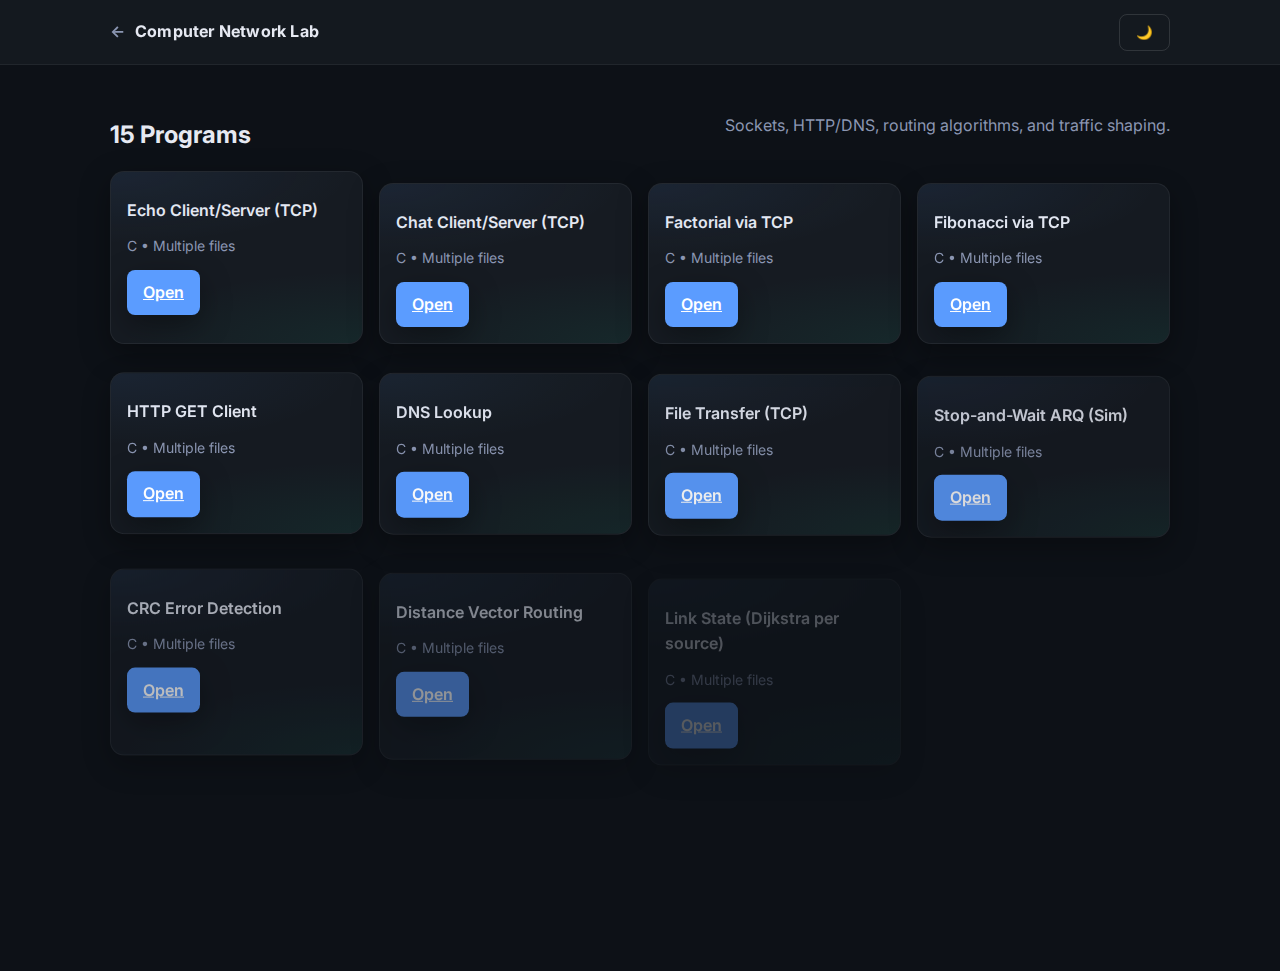
<file: cn.html>
<!DOCTYPE html>
<html lang="en">
  <head>
    <meta charset="UTF-8" />
    <meta name="viewport" content="width=device-width, initial-scale=1.0" />
    <title>Computer Network Lab — VTU Lab Mentor</title>
    <link rel="preconnect" href="https://fonts.googleapis.com">
    <link rel="preconnect" href="https://fonts.gstatic.com" crossorigin>
    <link href="https://fonts.googleapis.com/css2?family=Inter:wght@400;500;600;700&display=swap" rel="stylesheet">
    <link rel="stylesheet" href="styles.css" />
    <script src="https://cdnjs.cloudflare.com/ajax/libs/gsap/3.12.5/gsap.min.js" defer></script>
    <script src="data.js" defer></script>
    <script src="cn.js" defer></script>
  </head>
  <body>
    <header class="site-header">
      <div class="container header-inner">
        <div class="brand">
          <a href="index.html" class="nav-link" style="padding:0">←</a>
          <span class="title">Computer Network Lab</span>
        </div>
        <div class="actions">
          <button id="themeToggle" class="btn ghost" aria-label="Toggle theme">🌙</button>
        </div>
      </div>
    </header>
    <main class="section">
      <div class="container">
        <div class="section-head">
          <h2>15 Programs</h2>
          <p class="muted">Sockets, HTTP/DNS, routing algorithms, and traffic shaping.</p>
        </div>
        <div id="cnGrid" class="grid cards exp-unique"></div>
      </div>
    </main>
  </body>
  </html>
</file>
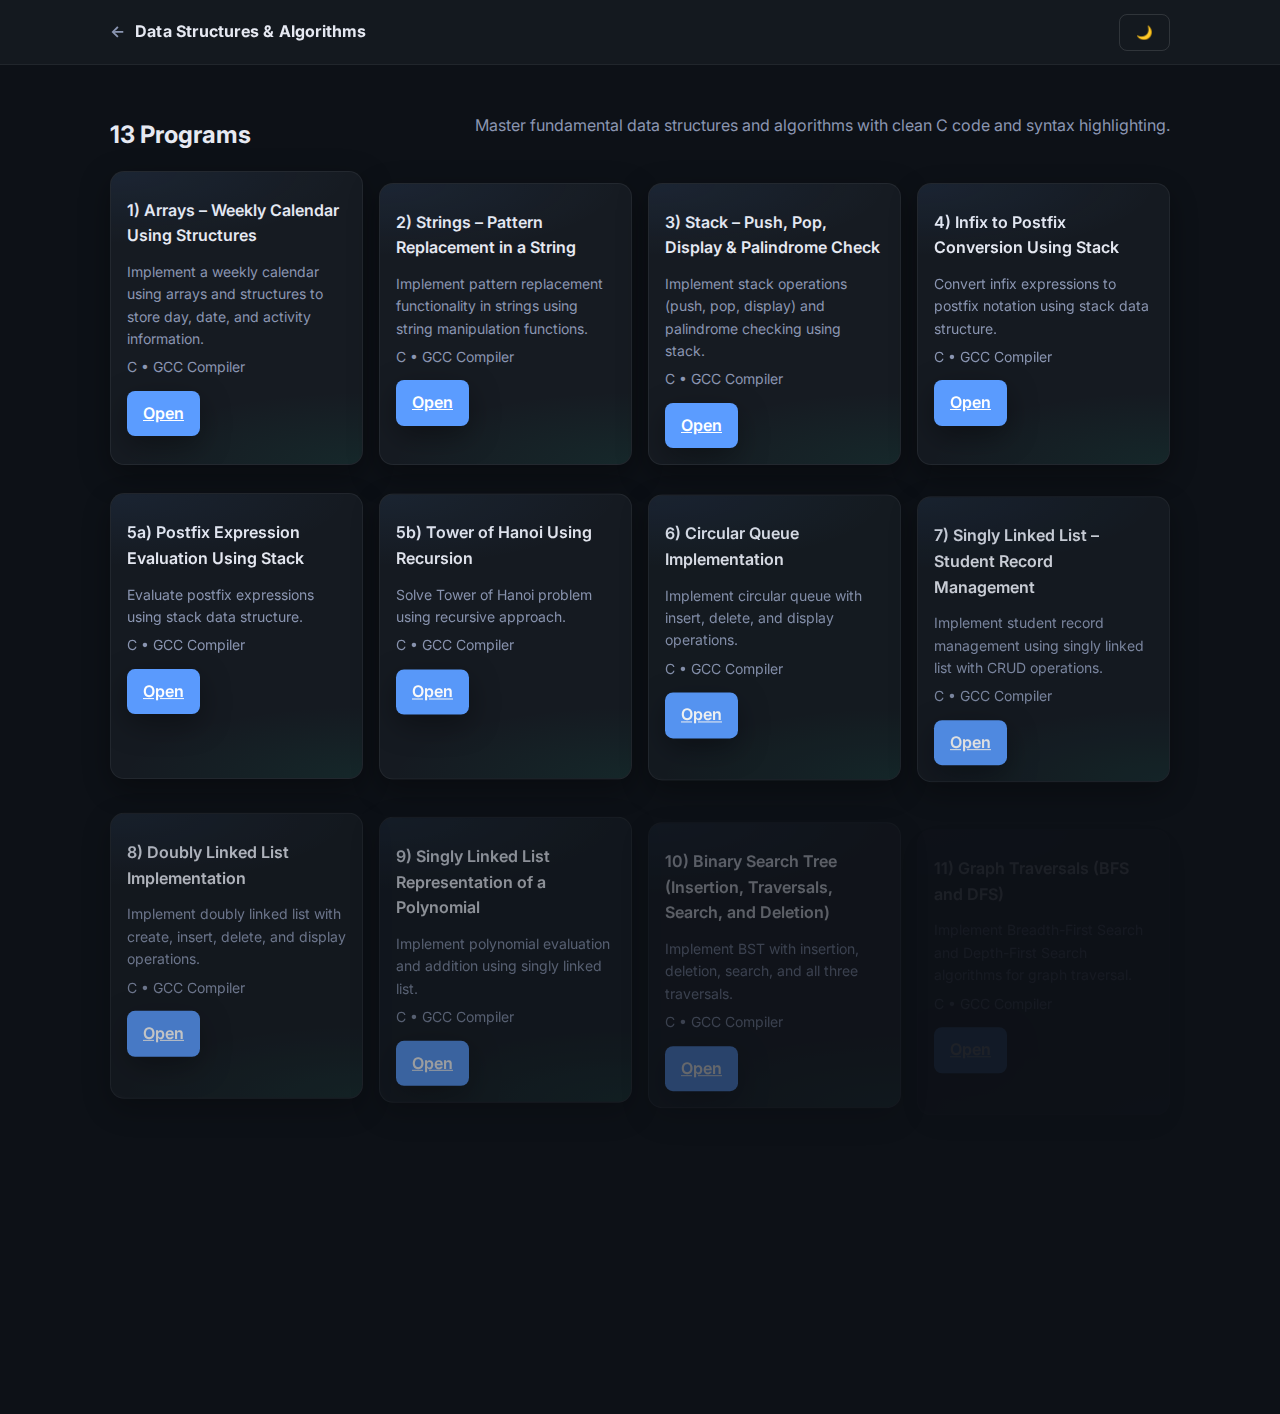
<file: dsa.html>
<!DOCTYPE html>
<html lang="en">
  <head>
    <meta charset="UTF-8" />
    <meta name="viewport" content="width=device-width, initial-scale=1.0" />
    <title>Data Structures and Algorithms — VTU Lab Mentor</title>
    <link rel="preconnect" href="https://fonts.googleapis.com">
    <link rel="preconnect" href="https://fonts.gstatic.com" crossorigin>
    <link href="https://fonts.googleapis.com/css2?family=Inter:wght@400;500;600;700&display=swap" rel="stylesheet">
    <link rel="stylesheet" href="styles.css" />
    <script src="https://cdnjs.cloudflare.com/ajax/libs/gsap/3.12.5/gsap.min.js" defer></script>
    <script src="data.js" defer></script>
    <script src="dsa.js" defer></script>
  </head>
  <body>
    <header class="site-header">
      <div class="container header-inner">
        <div class="brand">
          <a href="index.html" class="nav-link" style="padding:0">←</a>
          <span class="title">Data Structures & Algorithms</span>
        </div>
        <div class="actions">
          <button id="themeToggle" class="btn ghost" aria-label="Toggle theme">🌙</button>
        </div>
      </div>
    </header>
    <main class="section">
      <div class="container">
        <div class="section-head">
          <h2>13 Programs</h2>
          <p class="muted">Master fundamental data structures and algorithms with clean C code and syntax highlighting.</p>
        </div>
        <div id="dsaGrid" class="grid cards exp-unique"></div>
      </div>
    </main>
  </body>
  </html>
</file>
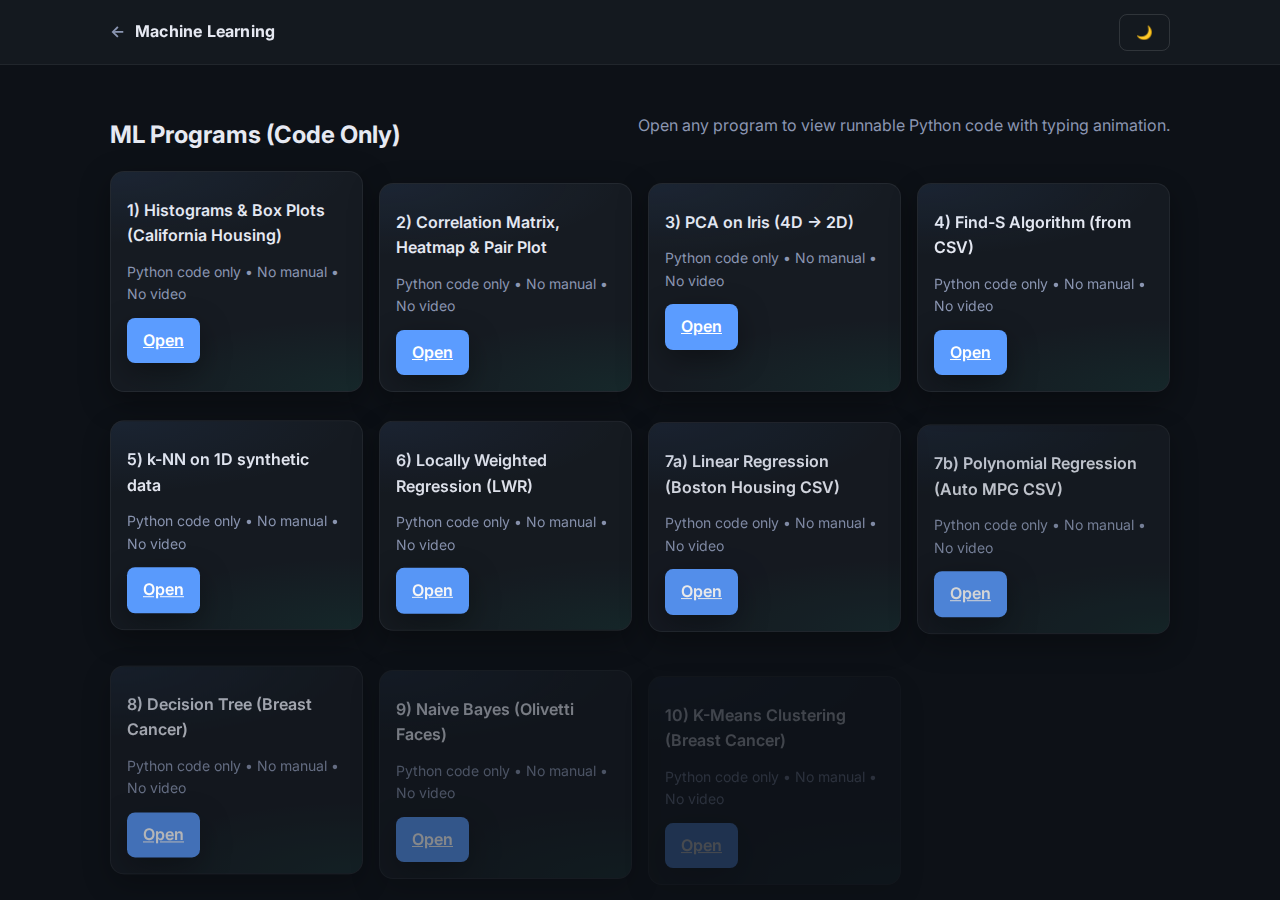
<file: ml.html>
<!DOCTYPE html>
<html lang="en">
  <head>
    <meta charset="UTF-8" />
    <meta name="viewport" content="width=device-width, initial-scale=1.0" />
    <title>Machine Learning Programs — VTU Lab Mentor</title>
    <link rel="preconnect" href="https://fonts.googleapis.com">
    <link rel="preconnect" href="https://fonts.gstatic.com" crossorigin>
    <link href="https://fonts.googleapis.com/css2?family=Inter:wght@400;500;600;700&display=swap" rel="stylesheet">
    <link rel="stylesheet" href="styles.css" />
    <script src="https://cdnjs.cloudflare.com/ajax/libs/gsap/3.12.5/gsap.min.js" defer></script>
    <script src="data.js" defer></script>
    <script src="ml.js" defer></script>
  </head>
  <body>
    <header class="site-header">
      <div class="container header-inner">
        <div class="brand">
          <a href="index.html" class="nav-link" style="padding:0">←</a>
          <span class="title">Machine Learning</span>
        </div>
        <div class="actions">
          <button id="themeToggle" class="btn ghost" aria-label="Toggle theme">🌙</button>
        </div>
      </div>
    </header>
    <main class="section">
      <div class="container">
        <div class="section-head">
          <h2>ML Programs (Code Only)</h2>
          <p class="muted">Open any program to view runnable Python code with typing animation.</p>
        </div>
        <div id="mlGrid" class="grid cards exp-unique"></div>
      </div>
    </main>
  </body>
  </html>
</file>
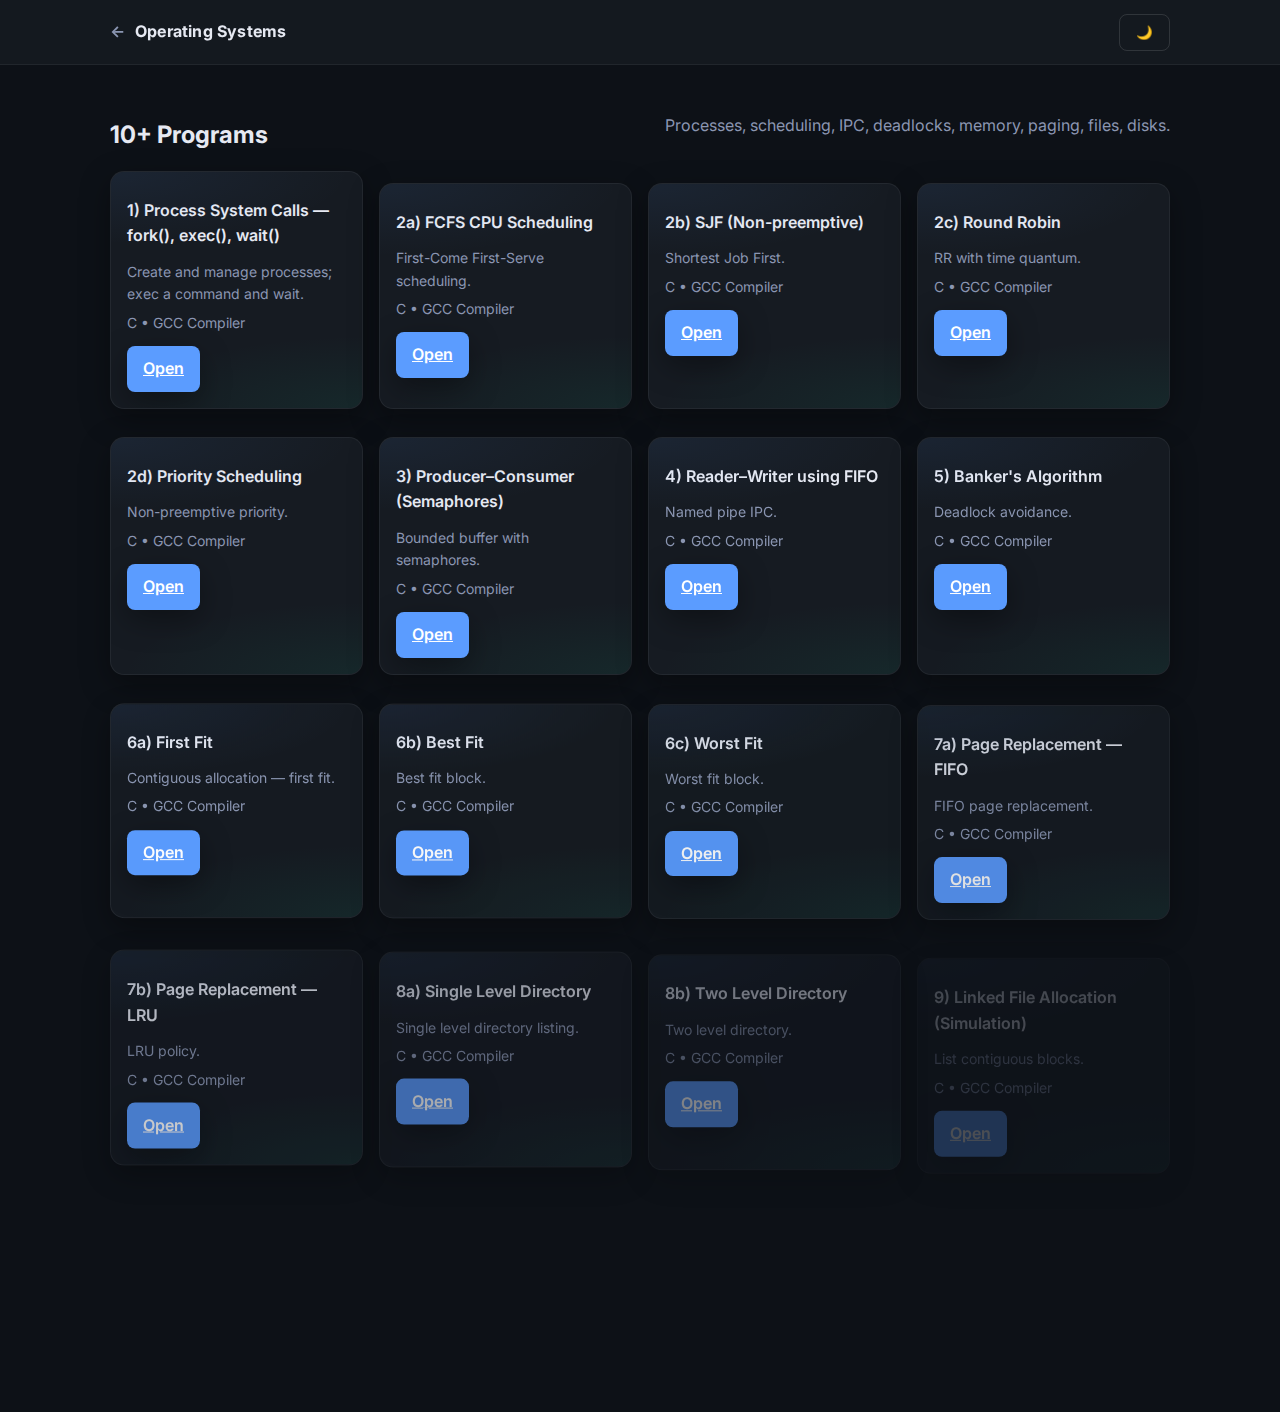
<file: os.html>
<!DOCTYPE html>
<html lang="en">
  <head>
    <meta charset="UTF-8" />
    <meta name="viewport" content="width=device-width, initial-scale=1.0" />
    <title>Operating Systems — VTU Lab Mentor</title>
    <link rel="preconnect" href="https://fonts.googleapis.com">
    <link rel="preconnect" href="https://fonts.gstatic.com" crossorigin>
    <link href="https://fonts.googleapis.com/css2?family=Inter:wght@400;500;600;700&display=swap" rel="stylesheet">
    <link rel="stylesheet" href="styles.css" />
    <script src="https://cdnjs.cloudflare.com/ajax/libs/gsap/3.12.5/gsap.min.js" defer></script>
    <script src="data.js" defer></script>
    <script src="os.js" defer></script>
  </head>
  <body>
    <header class="site-header">
      <div class="container header-inner">
        <div class="brand">
          <a href="index.html" class="nav-link" style="padding:0">←</a>
          <span class="title">Operating Systems</span>
        </div>
        <div class="actions">
          <button id="themeToggle" class="btn ghost" aria-label="Toggle theme">🌙</button>
        </div>
      </div>
    </header>
    <main class="section">
      <div class="container">
        <div class="section-head">
          <h2>10+ Programs</h2>
          <p class="muted">Processes, scheduling, IPC, deadlocks, memory, paging, files, disks.</p>
        </div>
        <div id="osGrid" class="grid cards exp-unique"></div>
      </div>
    </main>
  </body>
  </html>
</file>
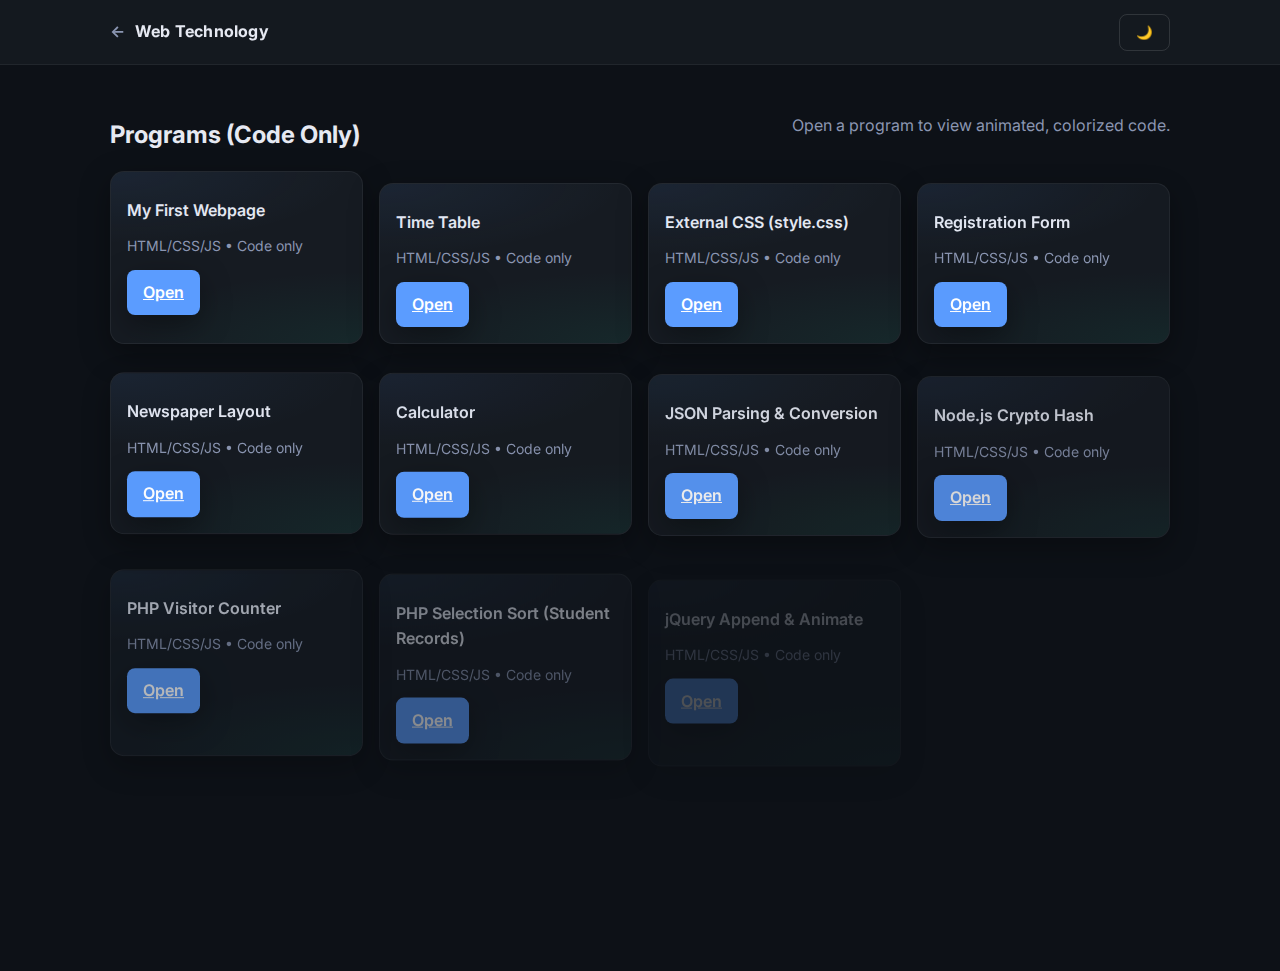
<file: wt.html>
<!DOCTYPE html>
<html lang="en">
  <head>
    <meta charset="UTF-8" />
    <meta name="viewport" content="width=device-width, initial-scale=1.0" />
    <title>Web Technology Programs — VTU Lab Mentor</title>
    <link rel="preconnect" href="https://fonts.googleapis.com">
    <link rel="preconnect" href="https://fonts.gstatic.com" crossorigin>
    <link href="https://fonts.googleapis.com/css2?family=Inter:wght@400;500;600;700&display=swap" rel="stylesheet">
    <link rel="stylesheet" href="styles.css" />
    <script src="https://cdnjs.cloudflare.com/ajax/libs/gsap/3.12.5/gsap.min.js" defer></script>
    <script src="data.js" defer></script>
    <script src="wt.js" defer></script>
  </head>
  <body>
    <header class="site-header">
      <div class="container header-inner">
        <div class="brand">
          <a href="index.html" class="nav-link" style="padding:0">←</a>
          <span class="title">Web Technology</span>
        </div>
        <div class="actions">
          <button id="themeToggle" class="btn ghost" aria-label="Toggle theme">🌙</button>
        </div>
      </div>
    </header>
    <main class="section">
      <div class="container">
        <div class="section-head">
          <h2>Programs (Code Only)</h2>
          <p class="muted">Open a program to view animated, colorized code.</p>
        </div>
        <div id="wtGrid" class="grid cards exp-unique"></div>
      </div>
    </main>
  </body>
  </html>
</file>
<file: styles.css>
:root {
  --bg: #0D1117;
  --surface: #161B22;
  --text: #E6E9F2;
  --text-muted: #8B96B2;
  --primary: #5B9CFF;
  --success: #18C08F;
  --warning: #FFB020;
  --error: #FF6B6B;
  --shadow: 0 10px 30px rgba(0,0,0,.35);
  --radius: 14px;
  --radius-sm: 10px;
  --radius-xs: 8px;
}

/* Light theme */
.theme-light {
  --bg: #F9FAFB;
  --surface: #FFFFFF;
  --text: #111827;
  --text-muted: #6B7280;
  --primary: #2563EB;
  --success: #059669;
  --warning: #F59E0B;
  --error: #DC2626;
  --shadow: 0 10px 30px rgba(0,0,0,.12);
}

* { box-sizing: border-box; }
html, body { height: 100%; }
body {
  margin: 0;
  font-family: 'Inter', system-ui, -apple-system, Segoe UI, Roboto, Arial, sans-serif;
  background: var(--bg);
  color: var(--text);
  line-height: 1.6;
}

.container {
  width: 100%;
  max-width: 1100px;
  margin: 0 auto;
  padding: 0 20px;
}

/* Header */
.site-header {
  position: sticky;
  top: 0;
  z-index: 50;
  background: rgba(22,27,34,.8);
  backdrop-filter: blur(10px);
  border-bottom: 1px solid rgba(255,255,255,.06);
}
.header-inner {
  display: flex;
  align-items: center;
  justify-content: space-between;
  height: 64px;
}
.brand { display: flex; align-items: center; gap: 10px; font-weight: 700; }
.brand .logo { font-size: 20px; }
.brand .title { letter-spacing: .2px; }
.main-nav { display: none; gap: 16px; }
.nav-link { color: var(--text-muted); text-decoration: none; padding: 8px 10px; border-radius: var(--radius-xs); }
.nav-link:hover { color: var(--text); background: rgba(255,255,255,.06); }
.actions { display: flex; align-items: center; gap: 8px; }

/* Buttons */
.btn {
  background: var(--primary);
  color: white;
  border: none;
  padding: 10px 16px;
  border-radius: var(--radius-xs);
  cursor: pointer;
  font-weight: 600;
  box-shadow: var(--shadow);
}
.btn:hover { filter: brightness(1.05); transform: translateY(-1px); }
.btn:active { transform: translateY(0); }
.btn.ghost {
  background: transparent;
  color: var(--text);
  border: 1px solid rgba(255,255,255,.12);
  box-shadow: none;
}

.icon-btn {
  background: transparent;
  color: var(--text);
  border: none;
  width: 36px; height: 36px;
  border-radius: 50%;
  cursor: pointer;
}
.icon-btn:hover { background: rgba(255,255,255,.06); }

/* Hero */
.hero {
  padding: 64px 0 32px;
  background: radial-gradient(1200px 500px at 50% -10%, rgba(91,156,255,.12), transparent 60%),
              radial-gradient(800px 300px at 80% -10%, rgba(24,192,143,.08), transparent 60%);
  position: relative;
}
/* map removed */
@keyframes drawKA { to { stroke-dashoffset: 0; } }
.hero-inner.two-col { display: grid; grid-template-columns: 1.2fr .8fr; gap: 20px; align-items: center; }
.hero-visual { position: relative; }
.hero-visual img { width: 100%; border-radius: var(--radius); border: 1px solid rgba(255,255,255,.08); box-shadow: var(--shadow); display: block; }
.orb { position: absolute; border-radius: 50%; filter: blur(20px); opacity: .6; }
.orb-blue { width: 140px; height: 140px; background: rgba(91,156,255,.35); top: -20px; right: -20px; }
.orb-green { width: 120px; height: 120px; background: rgba(24,192,143,.35); bottom: -20px; left: -20px; }
@media (max-width: 860px){ .hero-inner.two-col { grid-template-columns: 1fr; } }
.hero-title { font-size: 40px; margin: 0 0 8px; }
.hero-tagline { margin: 0 0 20px; color: var(--text-muted); }
.kn { font-weight: 600; color: var(--success); }
.quick-nav { display: flex; flex-wrap: wrap; gap: 10px; }
.chip { padding: 10px 14px; border-radius: 999px; background: var(--surface); color: var(--text); text-decoration: none; border: 1px solid rgba(255,255,255,.08); cursor: pointer; }
.chip:hover { border-color: rgba(255,255,255,.2); }
.chip.active { background: rgba(91,156,255,.15); border-color: rgba(91,156,255,.5); }

/* Ensure CN file tabs remain clickable above code block */
#fileTabs { position: relative; z-index: 2; }
#codeBlock { position: relative; z-index: 1; }

/* Sections */
.section { padding: 32px 0; }
.section-head { display: flex; align-items: end; justify-content: space-between; gap: 16px; margin-bottom: 16px; }
.section h2 { margin: 0; }
.muted { color: var(--text-muted); }

/* Cards/Grid */
.grid { display: grid; gap: 16px; }
.cards { grid-template-columns: repeat(auto-fill, minmax(240px, 1fr)); }
.tools { grid-template-columns: repeat(auto-fill, minmax(260px, 1fr)); }
.features { grid-template-columns: repeat(auto-fit, minmax(260px, 1fr)); }
.feature-row { display: grid; grid-template-columns: 80px 1fr; gap: 12px; align-items: center; }
.feature-icon { width: 100%; height: 80px; object-fit: cover; border-radius: var(--radius-xs); border: 1px solid rgba(255,255,255,.08); }
.card {
  background: var(--surface);
  border: 1px solid rgba(255,255,255,.06);
  border-radius: var(--radius);
  box-shadow: var(--shadow);
  overflow: hidden;
}
.card.glow { position: relative; }
.card.glow:before { content: ""; position: absolute; inset: -1px; border-radius: inherit; padding: 1px; background: linear-gradient(120deg, rgba(91,156,255,.6), rgba(24,192,143,.5)); -webkit-mask: linear-gradient(#000 0 0) content-box, linear-gradient(#000 0 0); mask: linear-gradient(#000 0 0) content-box, linear-gradient(#000 0 0); -webkit-mask-composite: xor; mask-composite: exclude; }
.card-head { padding: 16px; border-bottom: 1px solid rgba(255,255,255,.06); }
.card-title { font-weight: 700; }
.card-subtitle { color: var(--text-muted); font-size: 14px; }
.card-body { padding: 16px; }

.thumb { aspect-ratio: 16/9; background: #0a0d12; display: block; position: relative; }
.thumb img { width: 100%; height: 100%; object-fit: cover; display: block; }
.thumb .play { position: absolute; inset: 0; display: grid; place-items: center; color: white; font-size: 36px; background: linear-gradient(to bottom, rgba(0,0,0,.0), rgba(0,0,0,.35)); }
.thumb:hover { filter: brightness(1.05); }
.media-title { font-weight: 600; margin: 10px 0 6px; }
.media-desc { color: var(--text-muted); font-size: 14px; }
.media-title .exp-icon { height: 18px; vertical-align: -3px; margin-right: 6px; filter: grayscale(10%); }

/* Ensure ML list cards don't overlap button/text */
.exp-card .card-body { display: flex; flex-direction: column; gap: 6px; }
.exp-card .btn { align-self: flex-start; margin-top: 6px; }
.exp-card .media-title { word-break: break-word; }
.exp-card .media-desc { overflow-wrap: anywhere; }

/* DevOps unique cards */
.exp-unique .card { position: relative; overflow: hidden; }
.exp-unique .card:after { content: ""; position: absolute; inset: 0; background: radial-gradient(400px 120px at 0% 0%, rgba(91,156,255,.08), transparent 60%), radial-gradient(400px 120px at 100% 100%, rgba(24,192,143,.08), transparent 60%); pointer-events: none; }
.badge { display: inline-block; padding: 4px 8px; border-radius: 999px; font-size: 12px; background: rgba(91,156,255,.15); color: var(--text); border: 1px solid rgba(91,156,255,.35); }

/* DevOps icon section */
.devops-icons { display: grid; grid-template-columns: repeat(auto-fit, minmax(140px, 1fr)); gap: 12px; margin-bottom: 16px; }
.icon-card { background: var(--surface); border: 1px solid rgba(255,255,255,.06); border-radius: var(--radius-sm); display: flex; align-items: center; gap: 10px; padding: 10px; }
.icon-card img { height: 28px; filter: grayscale(10%); }
.icon-card span { font-weight: 600; }

/* Accordion for manuals */
.searchbar input { width: 100%; padding: 12px 14px; border-radius: var(--radius-xs); background: var(--surface); color: var(--text); border: 1px solid rgba(255,255,255,.1); }
.accordion { display: grid; gap: 10px; }
.acc-item { border: 1px solid rgba(255,255,255,.08); border-radius: var(--radius); overflow: hidden; background: var(--surface); }
.acc-head { padding: 14px 16px; display: flex; align-items: center; justify-content: space-between; cursor: pointer; }
.acc-title { font-weight: 600; }
.acc-body { padding: 0 16px 16px; display: none; }
.acc-item.open .acc-body { display: block; }
.acc-actions { display: flex; gap: 10px; margin-top: 10px; }

/* DevOps */
.experiments { display: grid; gap: 10px; padding: 16px; }
.exp-item { background: rgba(255,255,255,.02); border: 1px solid rgba(255,255,255,.06); border-radius: var(--radius-sm); padding: 14px; }
.exp-head { display: flex; align-items: center; justify-content: space-between; gap: 10px; cursor: pointer; }
.exp-title { font-weight: 600; }
.exp-body { display: none; padding-top: 10px; }
.exp-item.open .exp-body { display: block; }
.exp-actions { display: flex; flex-wrap: wrap; gap: 8px; margin-top: 10px; }

/* Tools list */
.tool { display: flex; gap: 12px; padding: 14px; align-items: flex-start; flex-wrap: wrap; }
.tool img { width: 36px; height: 36px; border-radius: 8px; }
.tool .tool-info { flex: 1 1 220px; min-width: 0; }
.tool .tool-title { font-weight: 600; }
.tool .tool-desc { color: var(--text-muted); font-size: 14px; overflow-wrap: anywhere; }
.tool .btn { flex: 0 0 auto; margin-left: auto; margin-top: 8px; }

@media (min-width: 720px) {
  .tool { flex-wrap: nowrap; align-items: center; }
  .tool .btn { margin-top: 0; }
}

/* Stats band */
.stats-band { display: grid; grid-template-columns: repeat(auto-fit, minmax(160px, 1fr)); gap: 10px; margin-top: 16px; }
.stat { background: rgba(255,255,255,.04); border: 1px solid rgba(255,255,255,.06); border-radius: var(--radius-sm); padding: 16px; text-align: center; }
.stat .num { display: block; font-size: 28px; font-weight: 800; color: var(--primary); }
.stat .label { color: var(--text-muted); font-size: 12px; }

/* Gallery */
.gallery { display: grid; grid-template-columns: repeat(auto-fit, minmax(220px, 1fr)); gap: 10px; margin-top: 16px; }
.gallery img { width: 100%; height: 160px; object-fit: cover; border-radius: var(--radius); border: 1px solid rgba(255,255,255,.08); }

/* Modal */
.modal { position: fixed; inset: 0; display: none; }
.modal.open { display: block; }
.modal-backdrop { position: absolute; inset: 0; background: rgba(0,0,0,.6); }
.modal-content { position: absolute; inset: 10% 50% auto 50%; transform: translate(-50%, 0); width: min(900px, 92%); background: var(--surface); border: 1px solid rgba(255,255,255,.08); border-radius: var(--radius); box-shadow: var(--shadow); overflow: hidden; }
.modal-content .close { position: absolute; top: 8px; right: 8px; }
.video-player { aspect-ratio: 16/9; width: 100%; background: #000; }
.video-player iframe, .video-player video { width: 100%; height: 100%; display: block; }

/* Experiment page grid */
.exp-grid { grid-template-columns: 2fr 1fr; gap: 16px; }
@media (max-width: 860px) { .exp-grid { grid-template-columns: 1fr; } }

/* Chat Widget */
.chat-widget { position: fixed; right: 20px; bottom: 20px; z-index: 60; }
.chat-fab { width: 56px; height: 56px; border-radius: 50%; border: none; background: var(--primary); color: white; box-shadow: var(--shadow); cursor: pointer; font-size: 20px; }
.chat-panel { position: absolute; right: 0; bottom: 70px; width: min(360px, 90vw); background: var(--surface); border: 1px solid rgba(255,255,255,.1); border-radius: var(--radius); box-shadow: var(--shadow); display: none; overflow: hidden; }
.chat-panel.open { display: grid; grid-template-rows: auto 1fr auto; max-height: 70vh; }
.chat-header { display: flex; align-items: center; gap: 10px; padding: 10px 10px; border-bottom: 1px solid rgba(255,255,255,.08); }
.chat-title { font-weight: 700; }
.chat-status { color: var(--success); font-size: 12px; margin-left: auto; }
.chat-body { padding: 12px; overflow: auto; display: grid; gap: 10px; }
.bubble { max-width: 80%; padding: 10px 12px; border-radius: 14px; }
.bubble.user { margin-left: auto; background: #22439a; color: #fff; }
.bubble.bot { margin-right: auto; background: rgba(255,255,255,.05); border: 1px solid rgba(255,255,255,.06); }
.chat-input { display: flex; gap: 8px; padding: 10px; border-top: 1px solid rgba(255,255,255,.08); align-items: stretch; }
.chat-input input { flex: 1 1 auto; padding: 10px 12px; border-radius: var(--radius-xs); border: 1px solid rgba(255,255,255,.1); background: var(--surface); color: var(--text); min-width: 0; }
.chat-input .btn { flex: 0 0 auto; }

/* Chat quick actions */
.chat-quick { display: flex; gap: 8px; margin-top: 6px; }
.chat-quick .qbtn { background: rgba(255,255,255,.06); color: var(--text); border: 1px solid rgba(255,255,255,.12); padding: 6px 10px; border-radius: 999px; cursor: pointer; }
.chat-quick .qbtn:hover { background: rgba(255,255,255,.12); }

/* Footer */
.site-footer { border-top: 1px solid rgba(255,255,255,.06); margin-top: 40px; }
.footer-inner { display: flex; align-items: center; justify-content: space-between; padding: 20px 0; }

/* Prevent overlaps by ensuring spacing between stacked sections/cards */
.section + .section { margin-top: 12px; }
.card + .card { margin-top: 12px; }
.card .btn { position: relative; z-index: 1; align-self: flex-start; }
.chat-widget { z-index: 999; }

/* Code block styling for ML */
.code-block { background: #0b0f16; color: #e6e9f2; padding: 14px; border-radius: var(--radius-sm); border: 1px solid rgba(255,255,255,.08); }
.code-block .kw { color: #5B9CFF; font-weight: 700; }
.code-block .fn { color: #18C08F; font-weight: 600; }
.code-block .num { color: #FFB020; font-weight: 600; }
.code-block .str { color: #FF6B6B; font-weight: 600; }
.code-block .cm { color: #8B96B2; font-style: italic; }
.code-actions { display: flex; justify-content: flex-end; margin-bottom: 8px; }

/* Responsive */
@media (min-width: 760px) {
  .main-nav { display: flex; }
  .hero { padding: 88px 0 48px; }
  .hero-title { font-size: 52px; }
}
</file>
